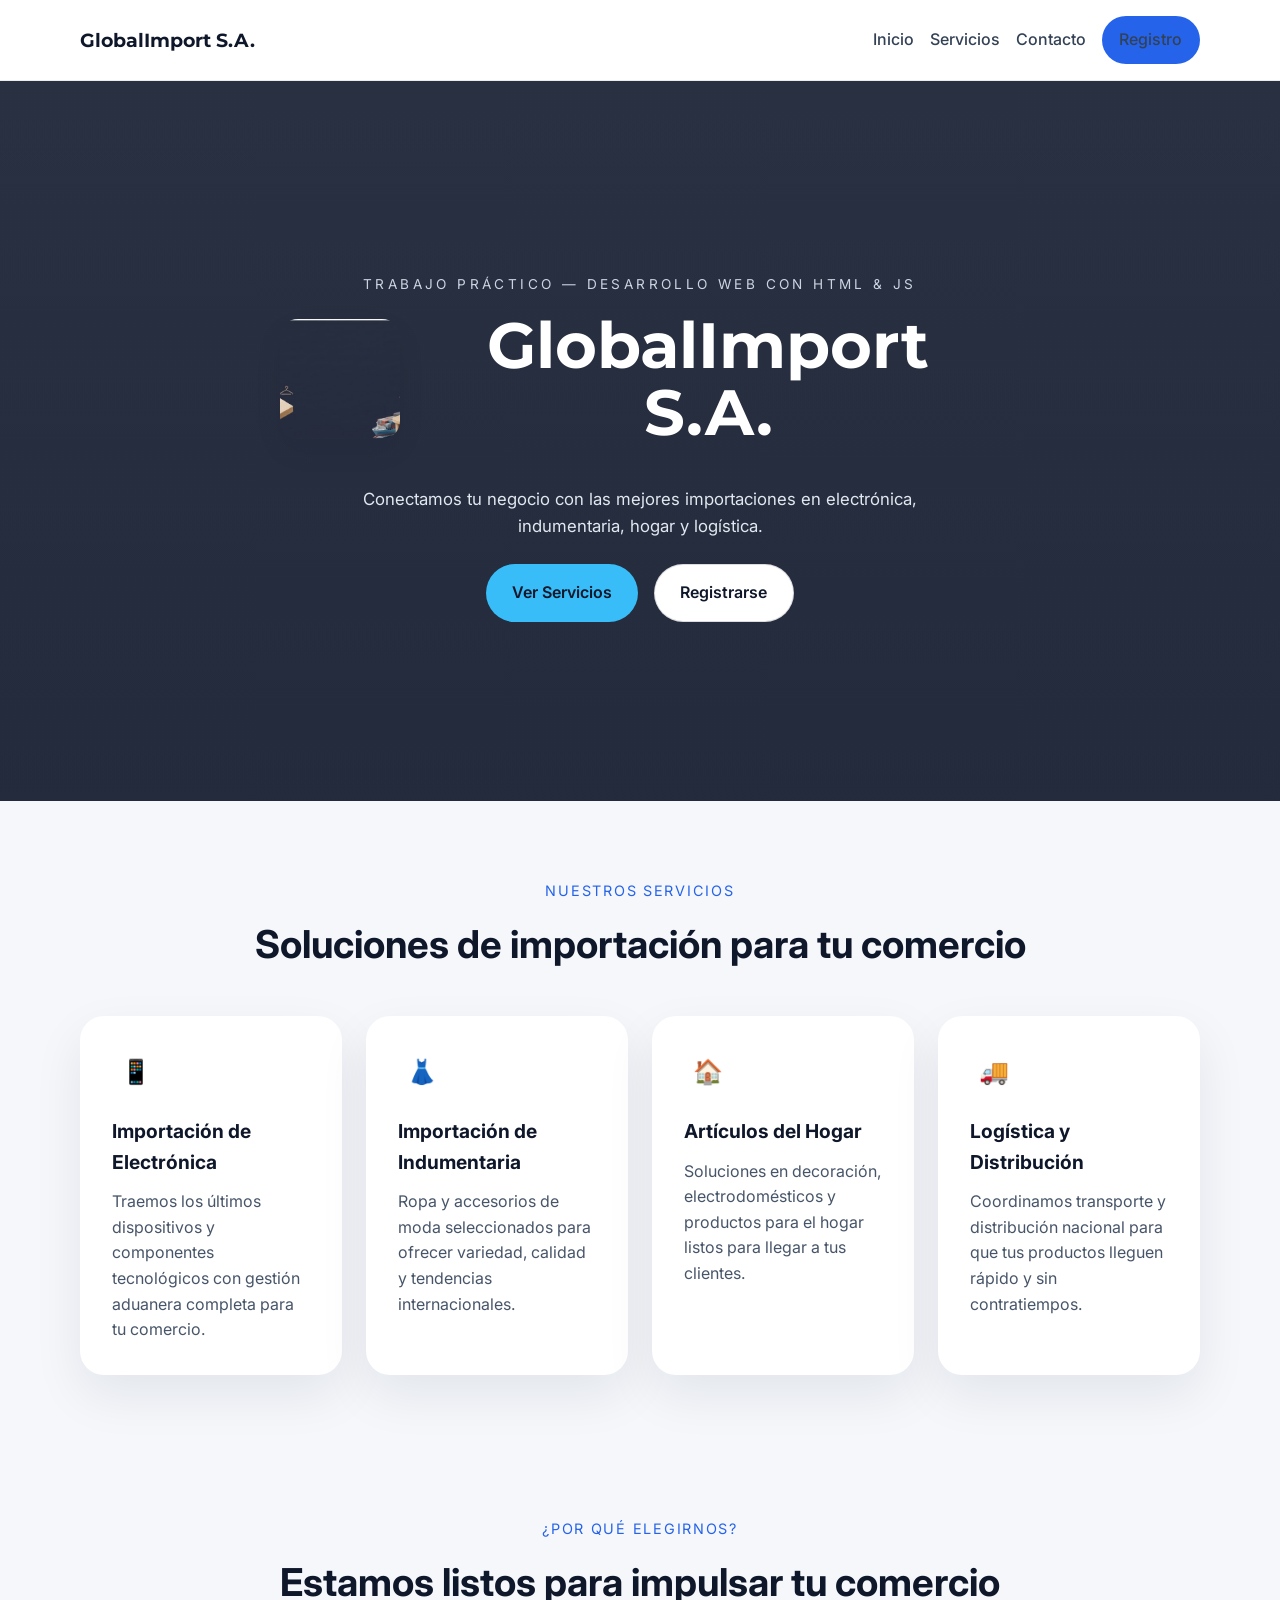
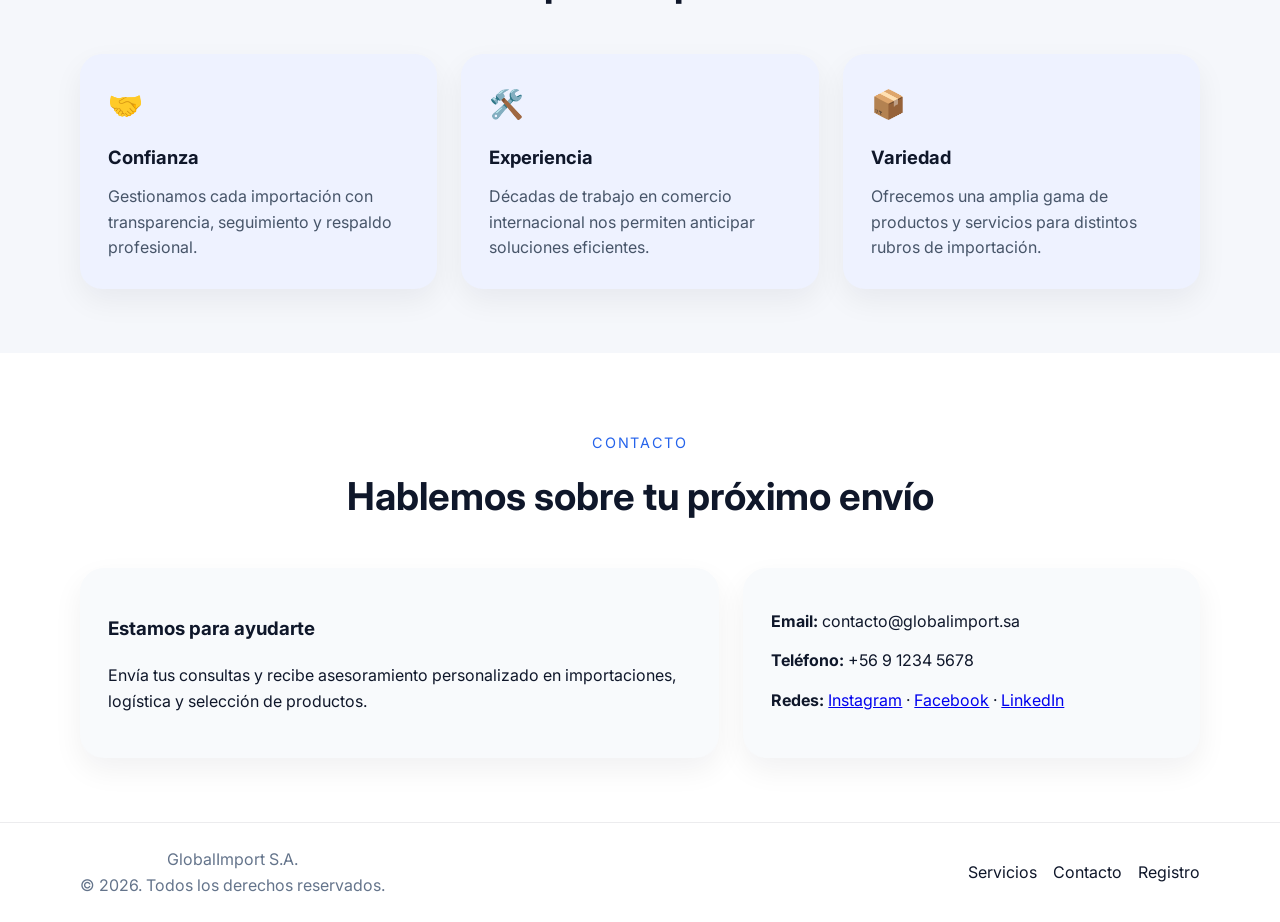
<file: index.html>
<!DOCTYPE html>
<html lang="es">
<head>
  <meta charset="UTF-8">
  <meta name="viewport" content="width=device-width, initial-scale=1.0">
  <title>GlobalImport S.A. — Comercio Electrónico</title>
  <link rel="stylesheet" href="style.css">
</head>
<body>
  <header class="navbar">
    <div class="container navbar-inner">
      <a href="#inicio" class="brand">GlobalImport S.A.</a>
      <nav class="nav-links" aria-label="Menú principal">
        <a href="#inicio">Inicio</a>
        <a href="#servicios">Servicios</a>
        <a href="#contacto">Contacto</a>
        <a href="registro.html" class="btn-link">Registro</a>
      </nav>
    </div>
  </header>

  <main>
    <section id="inicio" class="hero">
      <div class="hero-overlay"></div>
      <div class="container hero-content">
        <p class="eyebrow">Trabajo Práctico — Desarrollo Web con HTML & JS</p>
        <div class="hero-title">
          <img src="images/unnamed.jpg" alt="Logo GlobalImport" class="hero-logo">
          <h1>GlobalImport S.A.</h1>
        </div>
        <p class="hero-copy">Conectamos tu negocio con las mejores importaciones en electrónica, indumentaria, hogar y logística.</p>
        <div class="hero-actions">
          <a href="#servicios" class="btn btn-primary">Ver Servicios</a>
          <a href="registro.html" class="btn btn-secondary">Registrarse</a>
        </div>
      </div>
    </section>

    <section id="servicios" class="section servicios">
      <div class="container">
        <div class="section-heading">
          <p class="section-label">Nuestros servicios</p>
          <h2>Soluciones de importación para tu comercio</h2>
        </div>
        <div class="servicios-grid">
          <article class="card">
            <div class="card-icon">📱</div>
            <h3>Importación de Electrónica</h3>
            <p>Traemos los últimos dispositivos y componentes tecnológicos con gestión aduanera completa para tu comercio.</p>
          </article>
          <article class="card">
            <div class="card-icon">👗</div>
            <h3>Importación de Indumentaria</h3>
            <p>Ropa y accesorios de moda seleccionados para ofrecer variedad, calidad y tendencias internacionales.</p>
          </article>
          <article class="card">
            <div class="card-icon">🏠</div>
            <h3>Artículos del Hogar</h3>
            <p>Soluciones en decoración, electrodomésticos y productos para el hogar listos para llegar a tus clientes.</p>
          </article>
          <article class="card">
            <div class="card-icon">🚚</div>
            <h3>Logística y Distribución</h3>
            <p>Coordinamos transporte y distribución nacional para que tus productos lleguen rápido y sin contratiempos.</p>
          </article>
        </div>
      </div>
    </section>

    <section id="por-que-elegirnos" class="section why-us">
      <div class="container">
        <div class="section-heading">
          <p class="section-label">¿Por qué elegirnos?</p>
          <h2>Estamos listos para impulsar tu comercio</h2>
        </div>
        <div class="why-grid">
          <div class="why-card">
            <span class="why-icon">🤝</span>
            <h3>Confianza</h3>
            <p>Gestionamos cada importación con transparencia, seguimiento y respaldo profesional.</p>
          </div>
          <div class="why-card">
            <span class="why-icon">🛠️</span>
            <h3>Experiencia</h3>
            <p>Décadas de trabajo en comercio internacional nos permiten anticipar soluciones eficientes.</p>
          </div>
          <div class="why-card">
            <span class="why-icon">📦</span>
            <h3>Variedad</h3>
            <p>Ofrecemos una amplia gama de productos y servicios para distintos rubros de importación.</p>
          </div>
        </div>
      </div>
    </section>

    <section id="contacto" class="section contacto">
      <div class="container">
        <div class="section-heading">
          <p class="section-label">Contacto</p>
          <h2>Hablemos sobre tu próximo envío</h2>
        </div>
        <div class="contacto-grid">
          <div class="contacto-card">
            <h3>Estamos para ayudarte</h3>
            <p>Envía tus consultas y recibe asesoramiento personalizado en importaciones, logística y selección de productos.</p>
          </div>
          <div class="contacto-card contacto-info">
            <p><strong>Email:</strong> contacto@globalimport.sa</p>
            <p><strong>Teléfono:</strong> +56 9 1234 5678</p>
            <p><strong>Redes:</strong> <a href="#">Instagram</a> · <a href="#">Facebook</a> · <a href="#">LinkedIn</a></p>
          </div>
        </div>
      </div>
    </section>
  </main>

  <footer class="footer">
    <div class="container footer-grid">
      <div>
        <p>GlobalImport S.A.</p>
        <p>© 2026. Todos los derechos reservados.</p>
      </div>
      <div class="footer-links">
        <a href="#servicios">Servicios</a>
        <a href="#contacto">Contacto</a>
        <a href="registro.html">Registro</a>
      </div>
    </div>
  </footer>
</body>
</html>
</file>
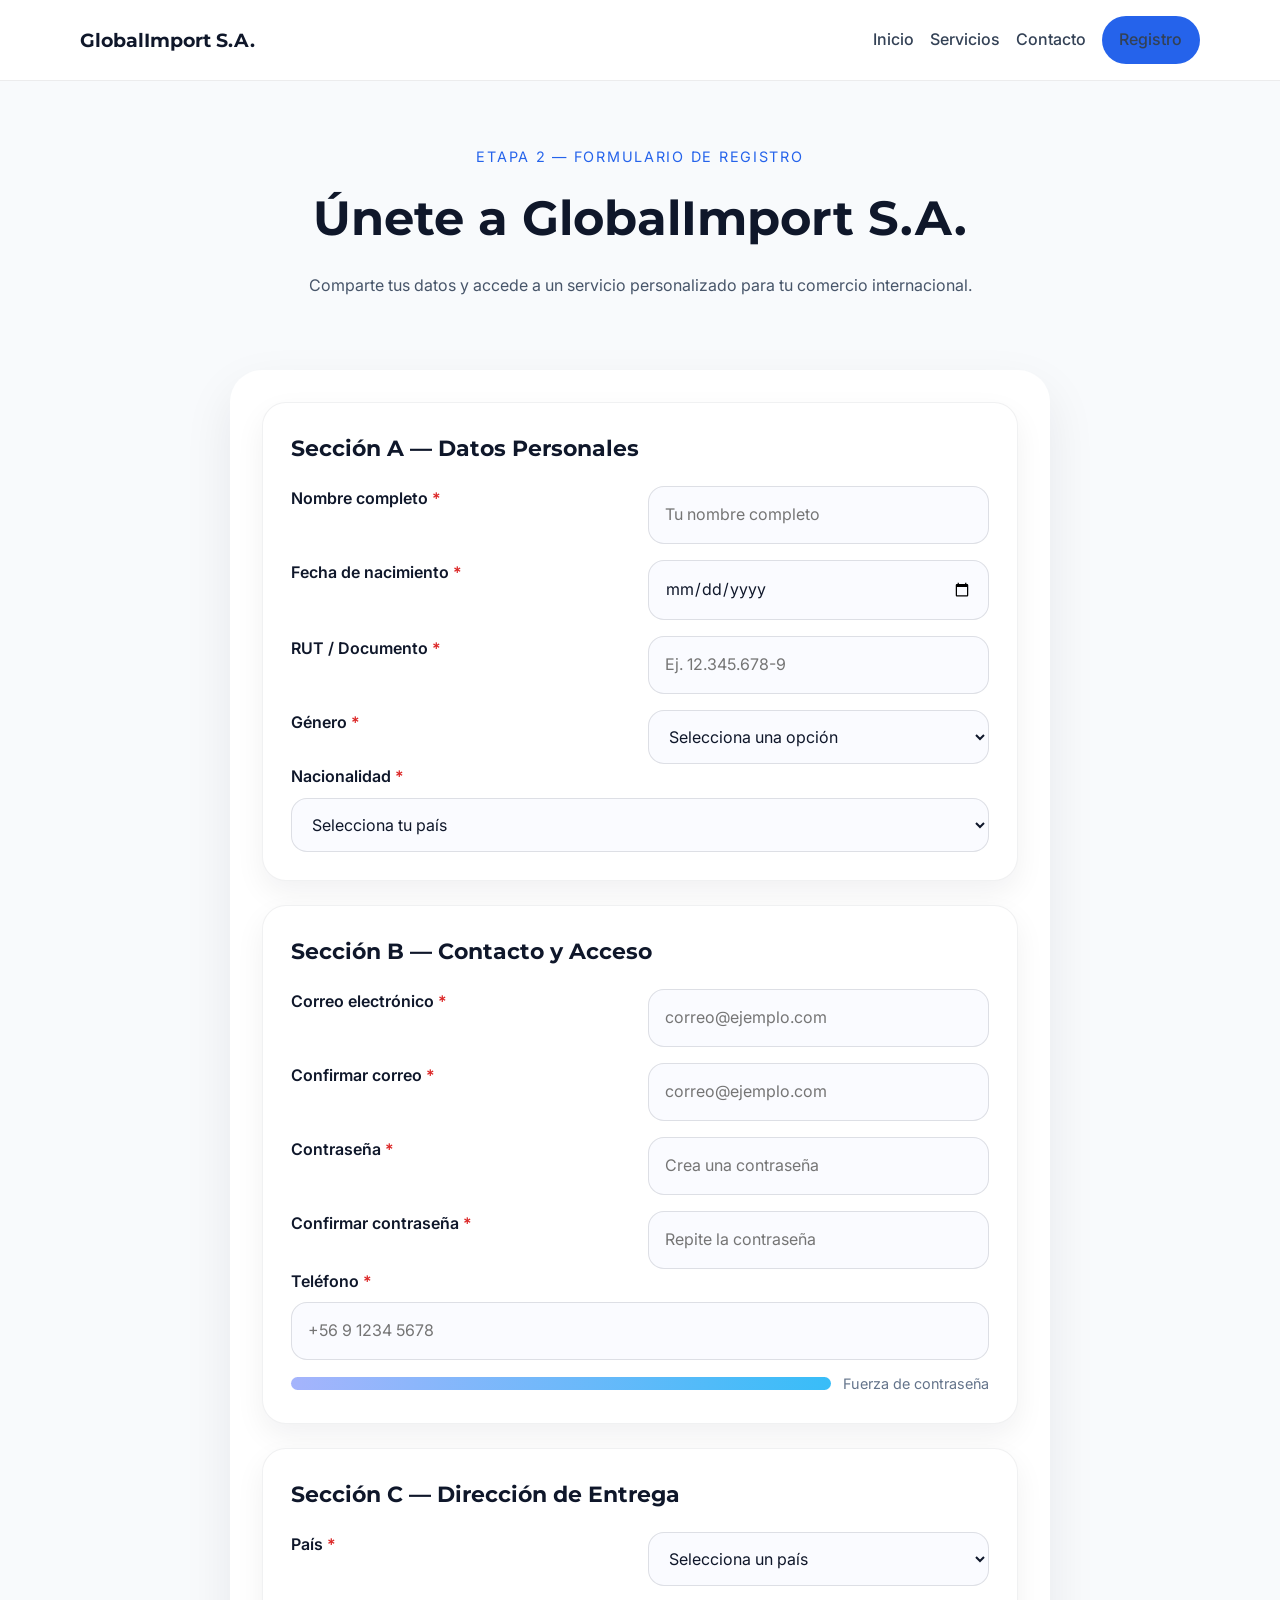
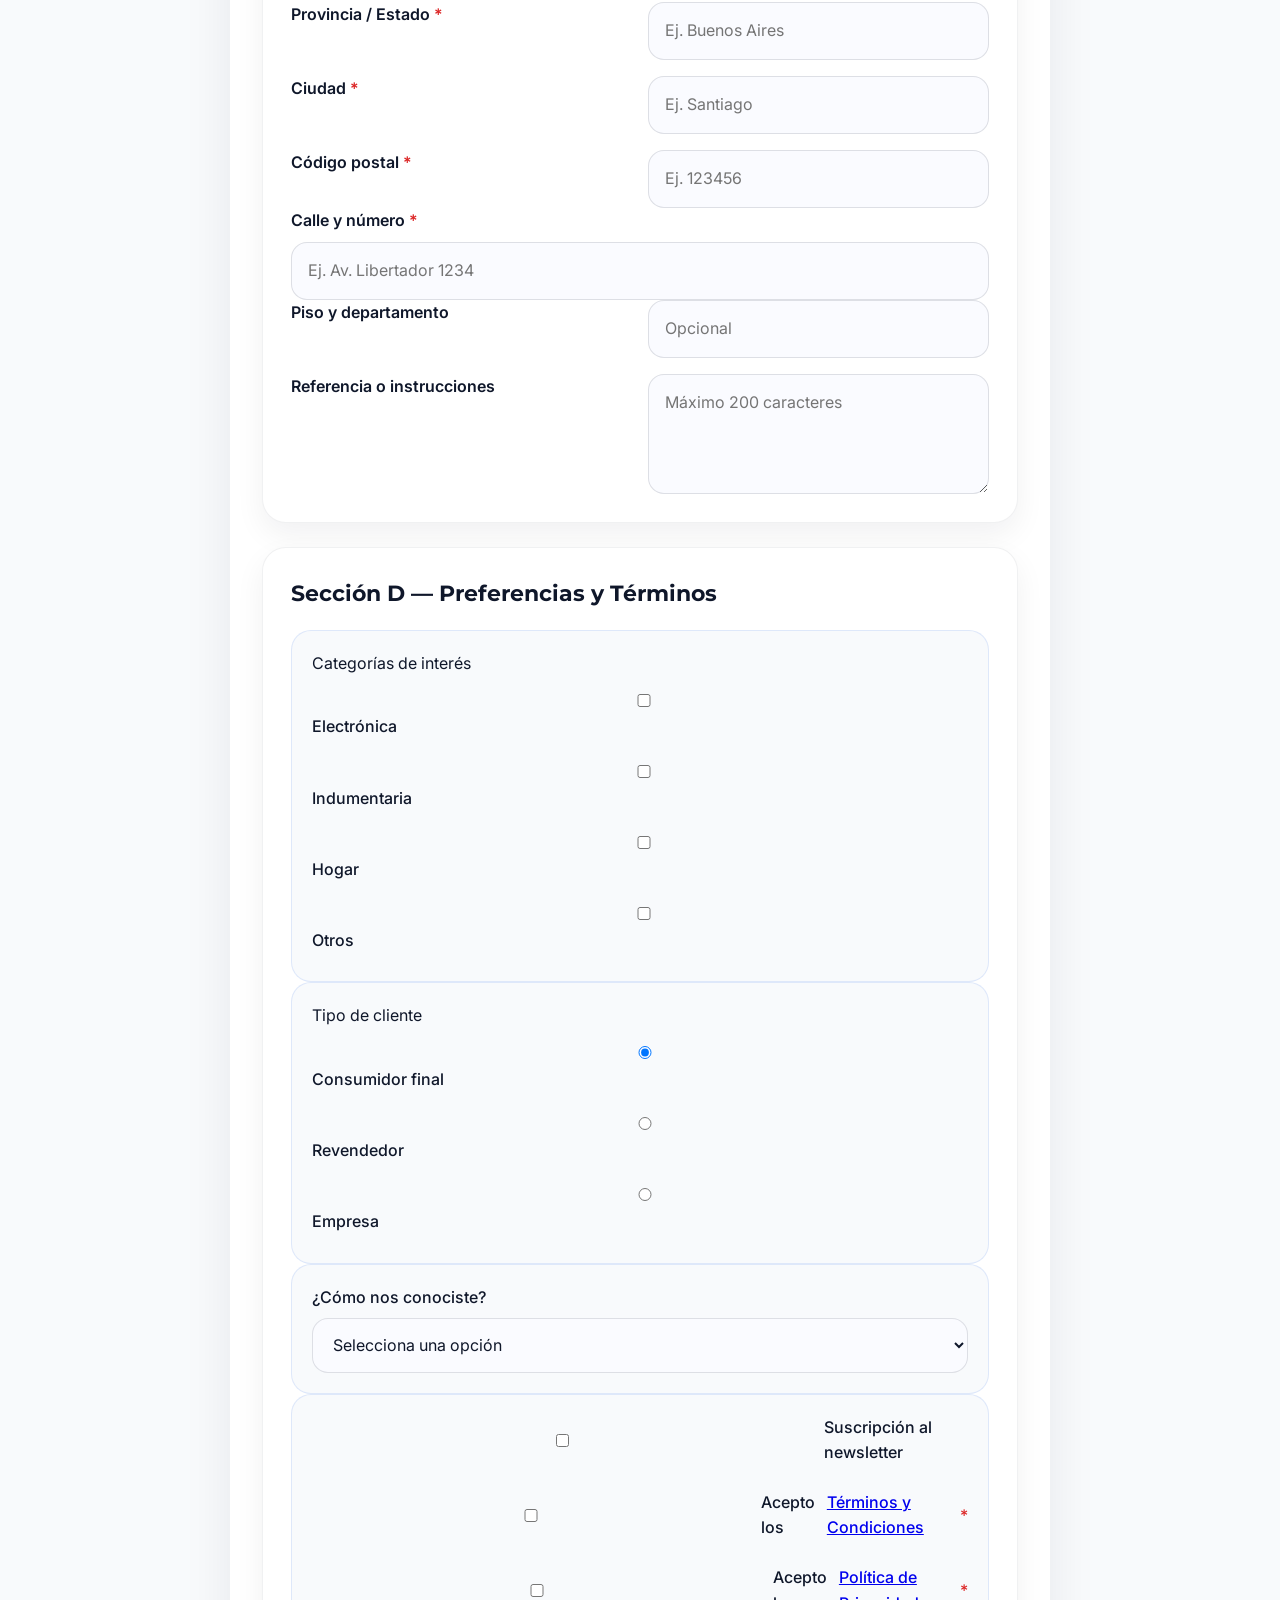
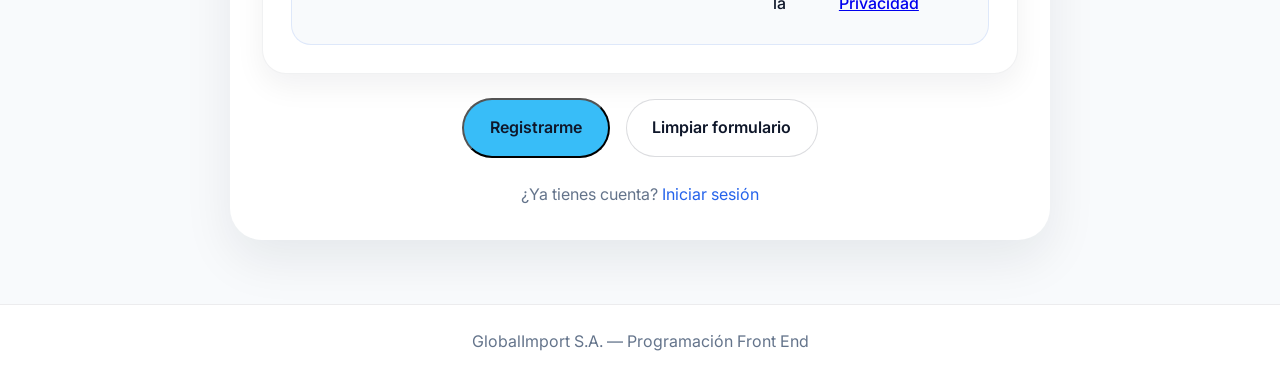
<file: registro.html>
<!DOCTYPE html>
<html lang="es">
<head>
  <meta charset="UTF-8">
  <meta name="viewport" content="width=device-width, initial-scale=1.0">
  <title>Registro | GlobalImport S.A.</title>
  <link rel="preconnect" href="https://fonts.googleapis.com">
  <link rel="preconnect" href="https://fonts.gstatic.com" crossorigin>
  <link href="https://fonts.googleapis.com/css2?family=Inter:wght@400;500;600;700&family=Montserrat:wght@600;700&display=swap" rel="stylesheet">
  <link rel="stylesheet" href="style.css">
</head>
<body>
  <header class="navbar">
    <div class="container navbar-inner">
      <a href="index.html" class="brand">GlobalImport S.A.</a>
      <nav class="nav-links" aria-label="Menú principal">
        <a href="index.html#inicio">Inicio</a>
        <a href="index.html#servicios">Servicios</a>
        <a href="index.html#contacto">Contacto</a>
        <a href="registro.html" class="btn-link">Registro</a>
      </nav>
    </div>
  </header>
  <main class="registro-page">
    <section class="registro-intro">
      <div class="container">
        <div class="section-heading">
          <p class="section-label">Etapa 2 — Formulario de Registro</p>
          <h1>Únete a GlobalImport S.A.</h1>
          <p>Comparte tus datos y accede a un servicio personalizado para tu comercio internacional.</p>
        </div>
      </div>
    </section>

    <section class="registro-form-section">
      <div class="container registro-form-wrapper">
        <form class="registro-form" action="#" method="post" novalidate>
          <div class="form-section">
            <h2>Sección A — Datos Personales</h2>
            <div class="form-grid-2">
              <label for="nombre" class="required">Nombre completo</label>
              <input id="nombre" name="nombre" type="text" required placeholder="Tu nombre completo">

              <label for="nacimiento" class="required">Fecha de nacimiento</label>
              <input id="nacimiento" name="nacimiento" type="date" required>

              <label for="documento" class="required">RUT / Documento</label>
              <input id="documento" name="documento" type="text" required placeholder="Ej. 12.345.678-9">

              <label for="genero" class="required">Género</label>
              <select id="genero" name="genero" required>
                <option value="">Selecciona una opción</option>
                <option>Masculino</option>
                <option>Femenino</option>
                <option>No binario</option>
                <option>Prefiero no decir</option>
              </select>
            </div>
            <label for="nacionalidad" class="required">Nacionalidad</label>
            <select id="nacionalidad" name="nacionalidad" required>
              <option value="">Selecciona tu país</option>
              <option>Argentina</option>
              <option>Brasil</option>
              <option>Chile</option>
              <option>Colombia</option>
              <option>Estados Unidos</option>
              <option>España</option>
              <option>México</option>
              <option>Perú</option>
            </select>
          </div>

          <div class="form-section">
            <h2>Sección B — Contacto y Acceso</h2>
            <div class="form-grid-2">
              <label for="email" class="required">Correo electrónico</label>
              <input id="email" name="email" type="email" required placeholder="correo@ejemplo.com">

              <label for="confirmar-email" class="required">Confirmar correo</label>
              <input id="confirmar-email" name="confirmar-email" type="email" required placeholder="correo@ejemplo.com">

              <label for="password" class="required">Contraseña</label>
              <input id="password" name="password" type="password" required placeholder="Crea una contraseña">

              <label for="confirmar-password" class="required">Confirmar contraseña</label>
              <input id="confirmar-password" name="confirmar-password" type="password" required placeholder="Repite la contraseña">
            </div>
            <label for="telefono" class="required">Teléfono</label>
            <input id="telefono" name="telefono" type="tel" required placeholder="+56 9 1234 5678">
            <div class="strength-meter" aria-hidden="true">
              <span class="strength-bar"></span>
              <span class="strength-label">Fuerza de contraseña</span>
            </div>
          </div>

          <div class="form-section">
            <h2>Sección C — Dirección de Entrega</h2>
            <div class="form-grid-2">
              <label for="pais-entrega" class="required">País</label>
              <select id="pais-entrega" name="pais-entrega" required>
                <option value="">Selecciona un país</option>
                <option>Argentina</option>
                <option>Brasil</option>
                <option>Chile</option>
                <option>Colombia</option>
              </select>

              <label for="provincia" class="required">Provincia / Estado</label>
              <input id="provincia" name="provincia" type="text" required placeholder="Ej. Buenos Aires">

              <label for="ciudad" class="required">Ciudad</label>
              <input id="ciudad" name="ciudad" type="text" required placeholder="Ej. Santiago">

              <label for="codigo-postal" class="required">Código postal</label>
              <input id="codigo-postal" name="codigo-postal" type="text" required placeholder="Ej. 123456">
            </div>
            <label for="calle" class="required">Calle y número</label>
            <input id="calle" name="calle" type="text" required placeholder="Ej. Av. Libertador 1234">

            <div class="form-grid-2">
              <label for="piso">Piso y departamento</label>
              <input id="piso" name="piso" type="text" placeholder="Opcional">

              <label for="referencia">Referencia o instrucciones</label>
              <textarea id="referencia" name="referencia" maxlength="200" placeholder="Máximo 200 caracteres"></textarea>
            </div>
          </div>

          <div class="form-section">
            <h2>Sección D — Preferencias y Términos</h2>
            <div class="form-card">
              <p class="subsection-title">Categorías de interés</p>
              <div class="checkbox-group">
                <label><input type="checkbox" name="interes" value="electronica"> Electrónica</label>
                <label><input type="checkbox" name="interes" value="indumentaria"> Indumentaria</label>
                <label><input type="checkbox" name="interes" value="hogar"> Hogar</label>
                <label><input type="checkbox" name="interes" value="otros"> Otros</label>
              </div>
            </div>

            <div class="form-card">
              <p class="subsection-title">Tipo de cliente</p>
              <div class="radio-group">
                <label><input type="radio" name="tipo-cliente" value="consumidor" checked> Consumidor final</label>
                <label><input type="radio" name="tipo-cliente" value="revendedor"> Revendedor</label>
                <label><input type="radio" name="tipo-cliente" value="empresa"> Empresa</label>
              </div>
            </div>

            <div class="form-card">
              <label for="conociste">¿Cómo nos conociste?</label>
              <select id="conociste" name="conociste">
                <option value="">Selecciona una opción</option>
                <option>Redes sociales</option>
                <option>Recomendación</option>
                <option>Búsqueda web</option>
                <option>Publicidad</option>
                <option>Otro</option>
              </select>
            </div>

            <div class="form-card form-card-inline">
              <label><input type="checkbox" name="newsletter"> Suscripción al newsletter</label>
              <label class="required"><input type="checkbox" name="terminos" required> Acepto los <a href="#">Términos y Condiciones</a></label>
              <label class="required"><input type="checkbox" name="privacidad" required> Acepto la <a href="#">Política de Privacidad</a></label>
            </div>
          </div>

          <div class="form-actions">
            <button type="submit" class="btn btn-primary">Registrarme</button>
            <button type="reset" class="btn btn-secondary">Limpiar formulario</button>
          </div>

          <p class="form-note">¿Ya tienes cuenta? <a href="#">Iniciar sesión</a></p>
        </form>
        <div class="registro-success hidden" id="registro-success" aria-live="polite">
          <h2>Registro completado</h2>
          <p id="success-message">Gracias por registrarte.</p>
          <a href="index.html" class="btn btn-primary">Volver al inicio</a>
        </div>
      </div>
    </section>
  </main>
  <script src="validaciones.js"></script>
  <footer class="footer">
    <div class="container">
      <p>GlobalImport S.A. — Programación Front End</p>
    </div>
  </footer>
</body>
</html>
</file>
<file: style.css>
@import url('https://fonts.googleapis.com/css2?family=Inter:wght@400;500;600;700&family=Montserrat:wght@600;700&display=swap');

:root {
  color-scheme: light;
  --font-sans: 'Inter', system-ui, -apple-system, BlinkMacSystemFont, 'Segoe UI', sans-serif;
  --font-heading: 'Montserrat', sans-serif;
  --color-bg: #f5f7fb;
  --color-surface: #ffffff;
  --color-primary: #2563eb;
  --color-secondary: #0f172a;
  --color-accent: #38bdf8;
  --color-muted: #64748b;
  --color-border: rgba(15,23,42,0.12);
  --color-success: #22c55e;
  --radius: 24px;
  --shadow: 0 20px 50px rgba(15,23,42,0.08);
  --shadow-soft: 0 12px 30px rgba(15,23,42,0.06);
  font-family: var(--font-sans);
  color: var(--color-secondary);
  background: var(--color-bg);
  line-height: 1.6;
}

* {
  box-sizing: border-box;
}

.hidden {
  display: none !important;
}

html,
body {
  margin: 0;
  min-height: 100%;
  width: 100%;
}

body {
  background: var(--color-bg);
}

img {
  max-width: 100%;
  display: block;
}

button,
input,
select,
textarea {
  font: inherit;
}

.container {
  width: min(1120px, calc(100% - 2rem));
  margin: 0 auto;
}

.navbar {
  position: sticky;
  top: 0;
  z-index: 10;
  background: rgba(255,255,255,0.92);
  backdrop-filter: blur(12px);
  border-bottom: 1px solid rgba(20,24,30,0.08);
}

.navbar-inner {
  display: flex;
  align-items: center;
  justify-content: space-between;
  gap: 1rem;
  padding: 1rem 0;
}

.brand {
  font-family: var(--font-heading);
  font-weight: 700;
  font-size: 1.2rem;
  text-decoration: none;
  color: var(--color-secondary);
}

.nav-links {
  display: flex;
  flex-wrap: wrap;
  gap: 1rem;
  align-items: center;
}

.nav-links a {
  color: #334155;
  text-decoration: none;
  font-weight: 500;
}

.nav-links a:hover,
.nav-links a:focus-visible {
  color: var(--color-secondary);
}

.btn-link {
  padding: 0.7rem 1.1rem;
  border-radius: 999px;
  background: var(--color-primary);
  color: #fff;
  transition: background 0.2s ease;
}

.btn-link:hover,
.btn-link:focus-visible {
  background: #1d4ed8;
}

.hero {
  width: 100%;
  min-height: 80vh;
  display: grid;
  place-items: center;
  position: relative;
  color: #fff;
  background-image: linear-gradient(180deg, rgba(15,23,42,0.75), rgba(15,23,42,0.75)), url('https://images.unsplash.com/photo-1515169067865-5387ec356754?auto=format&fit=crop&w=1400&q=80');
  background-size: cover;
  background-position: center;
}

.hero-overlay {
  position: absolute;
  inset: 0;
  background: linear-gradient(180deg, rgba(15,23,42,0.55), rgba(15,23,42,0.65));
}

.hero-content {
  position: relative;
  text-align: center;
  max-width: 720px;
  padding: 4rem 0;
}

.hero-title {
  display: inline-flex;
  align-items: center;
  justify-content: center;
  gap: 1rem;
  margin: 0 auto 1rem;
}

.hero-logo {
  width: 120px;
  height: 120px;
  border-radius: 18px;
  box-shadow: var(--shadow-soft);
  object-fit: cover;
  display: block;
}

.eyebrow {
  text-transform: uppercase;
  letter-spacing: 0.25em;
  margin-bottom: 1rem;
  color: #cbd5e1;
  font-size: 0.85rem;
}

.hero h1 {
  margin: 0;
  font-size: clamp(2.5rem, 5vw, 4rem);
  line-height: 1.05;
  font-family: var(--font-heading);
}

.hero-copy {
  margin: 1.5rem auto;
  max-width: 36rem;
  color: #e2e8f0;
  font-size: 1.05rem;
}

.hero-actions {
  display: flex;
  flex-wrap: wrap;
  justify-content: center;
  gap: 1rem;
}

.btn {
  display: inline-flex;
  align-items: center;
  justify-content: center;
  padding: 0.95rem 1.6rem;
  border-radius: 999px;
  text-decoration: none;
  font-weight: 600;
  transition: background 0.2s ease, transform 0.2s ease;
}

.btn:hover,
.btn:focus-visible {
  transform: translateY(-1px);
}

.btn-primary {
  background: var(--color-accent);
  color: var(--color-secondary);
}

.btn-secondary {
  background: #ffffff;
  color: var(--color-secondary);
  border: 1px solid rgba(15,23,42,0.15);
}

.section {
  padding: 4rem 0;
}

.section-heading {
  text-align: center;
  margin-bottom: 2.5rem;
}

.section-label,
.registro-intro .section-label {
  color: var(--color-primary);
  font-size: 0.9rem;
  letter-spacing: 0.12em;
  text-transform: uppercase;
  margin-bottom: 0.75rem;
}

.section h2,
.registro-intro h1 {
  margin: 0;
  color: var(--color-secondary);
}

.section h2 {
  font-size: clamp(2rem, 3vw, 2.75rem);
}

.servicios-grid,
.why-grid {
  display: grid;
  gap: 1.5rem;
}

.servicios-grid {
  grid-template-columns: repeat(auto-fit, minmax(220px, 1fr));
}

.card {
  background: var(--color-surface);
  border-radius: var(--radius);
  padding: 2rem;
  box-shadow: var(--shadow);
  min-height: 260px;
  transition: transform 0.25s ease, box-shadow 0.25s ease;
}

.card:hover,
.card:focus-within {
  transform: translateY(-4px);
  box-shadow: 0 24px 60px rgba(15,23,42,0.12);
}

.card-icon {
  width: 3rem;
  height: 3rem;
  display: grid;
  place-items: center;
  font-size: 1.5rem;
  margin-bottom: 1.25rem;
}

.card h3 {
  margin: 0 0 0.75rem;
  font-size: 1.2rem;
  color: var(--color-secondary);
}

.card p {
  margin: 0;
  color: #475569;
}

.why-grid {
  grid-template-columns: repeat(auto-fit, minmax(220px, 1fr));
}

.why-card {
  background: #eef2ff;
  border-radius: 22px;
  padding: 1.75rem;
  box-shadow: var(--shadow-soft);
}

.why-icon {
  display: inline-flex;
  font-size: 1.75rem;
  margin-bottom: 1rem;
}

.why-card h3 {
  margin: 0 0 0.75rem;
  font-size: 1.15rem;
}

.why-card p {
  margin: 0;
  color: #475569;
}

.footer {
  padding: 1.5rem 0;
  background: var(--color-surface);
  border-top: 1px solid rgba(15,23,42,0.08);
}

.footer p {
  margin: 0;
  color: var(--color-muted);
  text-align: center;
}

/* Registration page styles */
.registro-page {
  background: #f8fafc;
}

.registro-intro {
  padding: 3rem 0 0;
}

.registro-intro h1 {
  font-size: clamp(2rem, 4vw, 3rem);
  font-family: var(--font-heading);
}

.registro-intro p {
  max-width: 760px;
  margin: 1rem auto 0;
  color: #475569;
}

.registro-form-section {
  padding: 2rem 0 4rem;
}

.registro-form-wrapper {
  background: var(--color-surface);
  border-radius: 32px;
  padding: 2rem;
  box-shadow: var(--shadow);
}

.registro-form {
  display: grid;
  gap: 1.75rem;
}

.form-section {
  background: #f8fafc;
  border: 1px solid rgba(15,23,42,0.08);
  border-radius: 24px;
  padding: 1.75rem;
}

.form-section h2 {
  margin-top: 0;
  margin-bottom: 1.25rem;
  font-size: 1.35rem;
  font-family: var(--font-heading);
}

.form-grid-2 {
  display: grid;
  grid-template-columns: repeat(2, minmax(0, 1fr));
  gap: 1rem 1.5rem;
}

@media (max-width: 860px) {
  .form-grid-2 {
    grid-template-columns: 1fr;
  }
}

label {
  display: block;
  margin-bottom: 0.5rem;
  font-weight: 600;
}

.required::after {
  content: " *";
  color: #dc2626;
}

input,
select,
textarea {
  width: 100%;
  border: 1px solid rgba(15,23,42,0.16);
  border-radius: 16px;
  padding: 0.95rem 1rem;
  font: inherit;
  background: #ffffff;
  transition: border-color 0.2s ease, box-shadow 0.2s ease;
}

input:focus,
select:focus,
textarea:focus {
  outline: none;
  border-color: var(--color-primary);
  box-shadow: 0 0 0 4px rgba(56,189,248,0.12);
}

textarea {
  min-height: 120px;
  resize: vertical;
}

.form-card,
.form-card-inline {
  background: #ffffff;
  border-radius: 18px;
  padding: 1rem 1rem 0.8rem;
  border: 1px solid rgba(15,23,42,0.08);
}

.form-card-inline {
  display: grid;
  gap: 0.75rem;
}

.checkbox-group,
.radio-group {
  display: grid;
  gap: 0.75rem;
}

.checkbox-group label,
.radio-group label {
  font-weight: 500;
}

.strength-meter {
  display: grid;
  gap: 0.5rem;
  margin-top: 0.75rem;
}

.strength-bar {
  height: 0.75rem;
  width: 100%;
  background: rgba(15,23,42,0.08);
  border-radius: 999px;
}

.strength-meter .strength-label {
  font-size: 0.9rem;
  color: #64748b;
}

.char-counter {
  margin-top: 0.5rem;
  font-size: 0.9rem;
  color: #475569;
}

.error-message {
  margin-top: 0.45rem;
  font-size: 0.9rem;
  color: #dc2626;
  display: none;
}

.campo-error {
  border-color: #dc2626 !important;
  box-shadow: 0 0 0 4px rgba(220,38,38,0.12);
}

.campo-ok {
  border-color: #16a34a !important;
  box-shadow: 0 0 0 4px rgba(34,197,94,0.12);
}

.form-actions {
  display: flex;
  flex-wrap: wrap;
  gap: 1rem;
  justify-content: center;
  align-items: center;
}

.form-note {
  text-align: center;
  margin: 0;
  color: #475569;
}

.form-note a {
  color: var(--color-primary);
  text-decoration: none;
}

.registro-success {
  display: none;
  padding: 2rem;
  border-radius: 28px;
  background: #eff6ff;
  text-align: center;
  border: 1px solid rgba(56,189,248,0.25);
}

.registro-success h2 {
  margin-top: 0;
}

.registro-success p {
  color: #475569;
  margin-bottom: 1.5rem;
}

.registro-success.hidden {
  display: none;
}

.registro-success:not(.hidden) {
  display: block;
}

.contacto {
  background: #ffffff;
}

.contacto-grid {
  display: grid;
  grid-template-columns: 1.4fr 1fr;
  gap: 1.5rem;
}

.contacto-card {
  background: #f8fafc;
  border-radius: 24px;
  padding: 1.75rem;
  box-shadow: var(--shadow-soft);
}

.contacto-info p {
  margin: 0.85rem 0;
}

.footer-grid {
  display: flex;
  justify-content: space-between;
  gap: 1rem;
  align-items: center;
}

.footer-links {
  display: flex;
  flex-wrap: wrap;
  gap: 1rem;
  justify-content: center;
}

.footer-links a {
  color: var(--color-secondary);
  text-decoration: none;
}

@media (max-width: 770px) {
  .contacto-grid,
  .footer-grid {
    grid-template-columns: 1fr;
    display: grid;
  }

  .footer p {
    text-align: left;
  }
}

.registro-form-section {
  padding: 2rem 0 4rem;
}

.registro-form-wrapper {
  max-width: 820px;
  margin: 0 auto;
}

.registro-form {
  display: grid;
  gap: 1.5rem;
}

.form-section {
  padding: 1.75rem;
  border-radius: 24px;
  background: white;
  box-shadow: var(--shadow-soft);
  border: 1px solid rgba(15,23,42,0.06);
}

.form-section h2 {
  margin-top: 0;
  font-family: var(--font-heading);
  font-size: 1.35rem;
  color: var(--color-secondary);
}

.form-grid-2 {
  display: grid;
  grid-template-columns: repeat(2, minmax(0, 1fr));
  gap: 1rem;
}

label {
  display: block;
  margin-bottom: 0.5rem;
  font-weight: 600;
}

label.required::after {
  content: ' *';
  color: #dc2626;
}

input,
select,
textarea {
  width: 100%;
  padding: 0.95rem 1rem;
  border-radius: 16px;
  border: 1px solid var(--color-border);
  background: #fafbff;
  color: var(--color-secondary);
  transition: border-color 0.2s ease, box-shadow 0.2s ease;
}

input:focus,
select:focus,
textarea:focus {
  outline: none;
  border-color: var(--color-primary);
  box-shadow: 0 0 0 4px rgba(56,189,248,0.18);
}

input.input-error,
select.input-error,
textarea.input-error {
  border-color: #dc2626;
}

textarea {
  min-height: 120px;
  resize: vertical;
}

.form-card {
  background: #f8fafc;
  border-radius: 20px;
  padding: 1.25rem;
  border: 1px solid rgba(37,99,235,0.12);
}

.subsection-title {
  margin: 0 0 0.75rem;
  font-size: 1rem;
  color: var(--color-secondary);
}

.checkbox-group,
.radio-group {
  display: grid;
  gap: 0.75rem;
}

.checkbox-group label,
.radio-group label,
.form-card label {
  font-weight: 500;
}

.form-card-inline {
  display: grid;
  gap: 1rem;
}

.form-card-inline label {
  display: flex;
  align-items: center;
  gap: 0.75rem;
}

.form-actions {
  display: flex;
  justify-content: center;
  gap: 1rem;
  flex-wrap: wrap;
}

.form-note {
  margin: 0;
  text-align: center;
  color: var(--color-muted);
}

.form-note a {
  color: var(--color-primary);
  text-decoration: none;
}

.strength-meter {
  display: flex;
  align-items: center;
  gap: 0.75rem;
  margin-top: 0.75rem;
}

.strength-bar {
  flex: 1;
  height: 0.8rem;
  border-radius: 999px;
  background: linear-gradient(90deg, #a5b4fc 0%, #38bdf8 100%);
}

.strength-label {
  font-size: 0.9rem;
  color: #64748b;
}

@media (max-width: 920px) {
  .form-grid-2 {
    grid-template-columns: 1fr;
  }
}

@media (max-width: 768px) {
  .navbar-inner {
    flex-direction: column;
    align-items: stretch;
  }

  .nav-links {
    justify-content: center;
  }

  .hero {
    min-height: 68vh;
    padding-top: 2rem;
  }

  .hero-content {
    padding: 2.5rem 0;
  }
}

@media (max-width: 520px) {
  .hero-copy {
    font-size: 1rem;
  }

  .hero-actions {
    flex-direction: column;
  }
}
</file>
